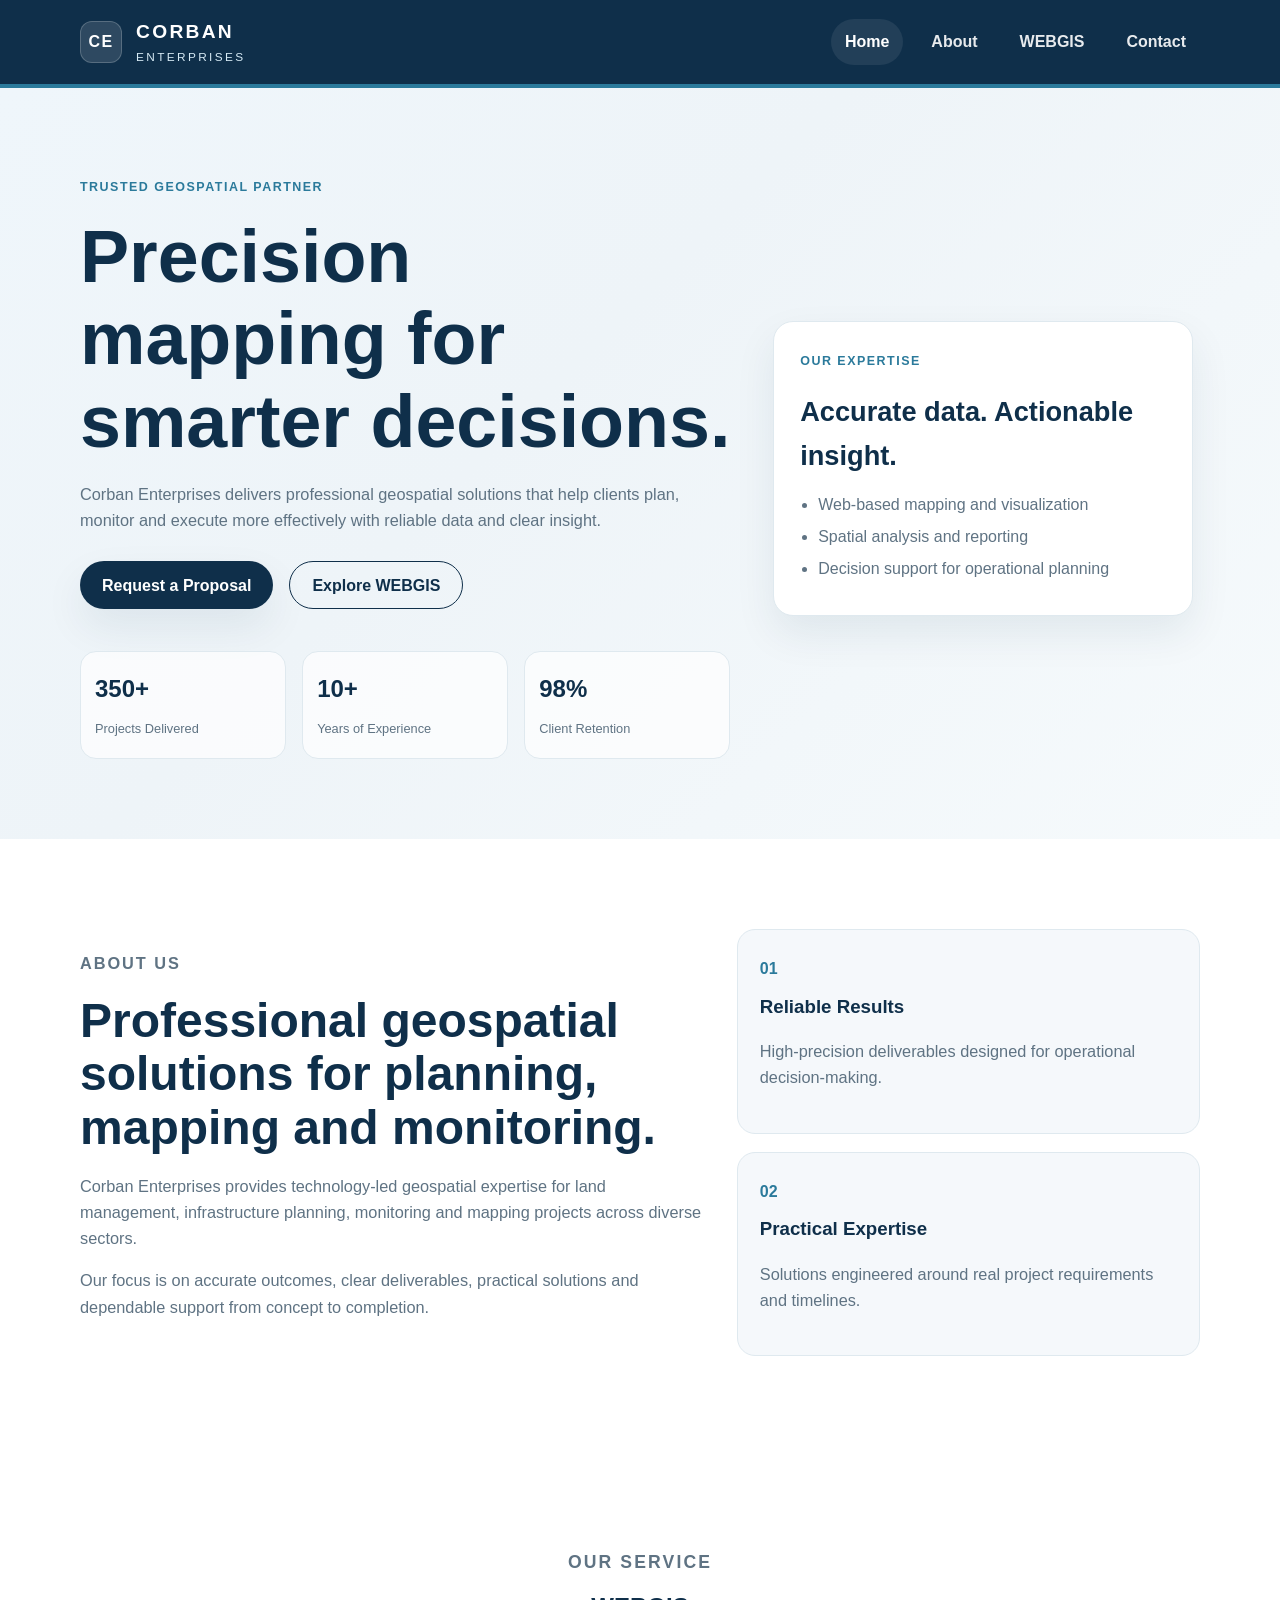
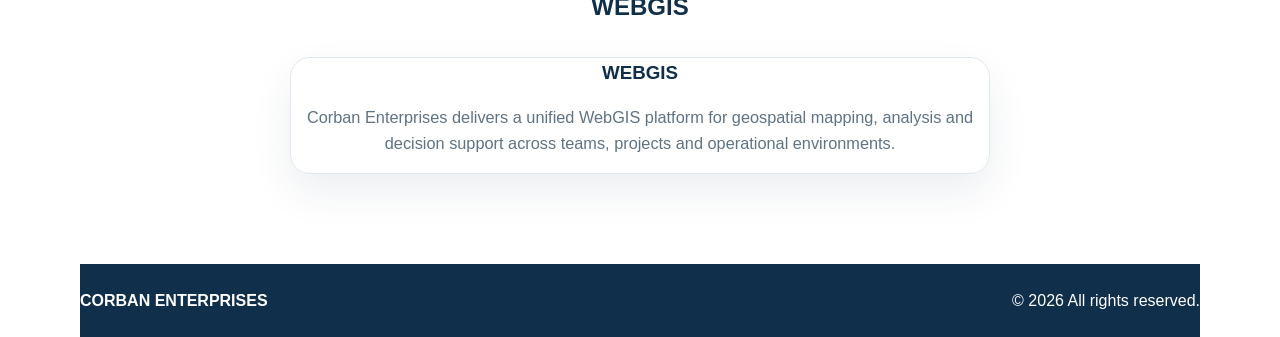
<file: index.html>
<!DOCTYPE html>
<html lang="en">
<head>
  <meta charset="UTF-8">
  <meta name="viewport" content="width=device-width, initial-scale=1.0">
  <meta name="description" content="Corban Enterprises delivers a unified WebGIS platform for mapping, analysis and decision support.">
  <title>Corban Enterprises | Home</title>
  <link rel="stylesheet" href="style.css">
</head>
<body>
  <header class="site-header">
    <div class="container header-inner">
      <div class="brand" aria-label="Corban Enterprises">
        <span class="brand-mark">CE</span>
        <div>
          <h1>CORBAN</h1>
          <p>ENTERPRISES</p>
        </div>
      </div>

      <nav class="main-nav" aria-label="Main navigation">
        <a href="index.html" class="active">Home</a>
        <a href="about.html">About</a>
        <a href="services.html">WEBGIS</a>
        <a href="contact.html">Contact</a>
      </nav>
    </div>
  </header>

  <main>
    <section class="hero home-hero">
      <div class="container hero-layout">
        <div class="hero-copy">
          <p class="eyebrow">TRUSTED GEOSPATIAL PARTNER</p>
          <h2>Precision mapping for smarter decisions.</h2>
          <p class="hero-text">
            Corban Enterprises delivers professional geospatial solutions that help clients plan,
            monitor and execute more effectively with reliable data and clear insight.
          </p>

          <div class="hero-actions">
            <a class="primary-button" href="contact.html">Request a Proposal</a>
            <a class="secondary-button" href="services.html">Explore WEBGIS</a>
          </div>

          <div class="stats-bar" aria-label="Company statistics">
            <div>
              <strong>350+</strong>
              <span>Projects Delivered</span>
            </div>
            <div>
              <strong>10+</strong>
              <span>Years of Experience</span>
            </div>
            <div>
              <strong>98%</strong>
              <span>Client Retention</span>
            </div>
          </div>
        </div>

        <div class="hero-panel" aria-label="Company overview">
          <div class="panel-card highlight-card">
            <p class="mini-label">OUR EXPERTISE</p>
            <h3>Accurate data. Actionable insight.</h3>
            <ul>
              <li>Web-based mapping and visualization</li>
              <li>Spatial analysis and reporting</li>
              <li>Decision support for operational planning</li>
            </ul>
          </div>
        </div>
      </div>
    </section>

    <section class="section split-section">
      <div class="container split-inner">
        <div class="section-copy">
          <p class="section-tag">ABOUT US</p>
          <h2>Professional geospatial solutions for planning, mapping and monitoring.</h2>
          <p>
            Corban Enterprises provides technology-led geospatial expertise for land management,
            infrastructure planning, monitoring and mapping projects across diverse sectors.
          </p>
          <p>
            Our focus is on accurate outcomes, clear deliverables, practical solutions and dependable
            support from concept to completion.
          </p>
        </div>

        <div class="feature-panel">
          <div class="panel-block">
            <span>01</span>
            <h3>Reliable Results</h3>
            <p>High-precision deliverables designed for operational decision-making.</p>
          </div>
          <div class="panel-block">
            <span>02</span>
            <h3>Practical Expertise</h3>
            <p>Solutions engineered around real project requirements and timelines.</p>
          </div>
        </div>
      </div>
    </section>

    <section class="section services-section">
      <div class="container">
        <div class="section-heading centered">
          <p class="section-tag">OUR SERVICE</p>
          <h2>WEBGIS</h2>
        </div>

        <div class="service-grid single-service">
          <article class="service-card centered-card">
            <h3>WEBGIS</h3>
            <p>
              Corban Enterprises delivers a unified WebGIS platform for geospatial mapping,
              analysis and decision support across teams, projects and operational environments.
            </p>
          </article>
        </div>
      </div>
    </section>
  </main>

  <footer>
    <div class="container footer-inner">
      <p><strong>CORBAN ENTERPRISES</strong></p>
      <p>© <span id="year"></span> All rights reserved.</p>
    </div>
  </footer>

  <script src="script.js"></script>
</body>
</html>
</file>
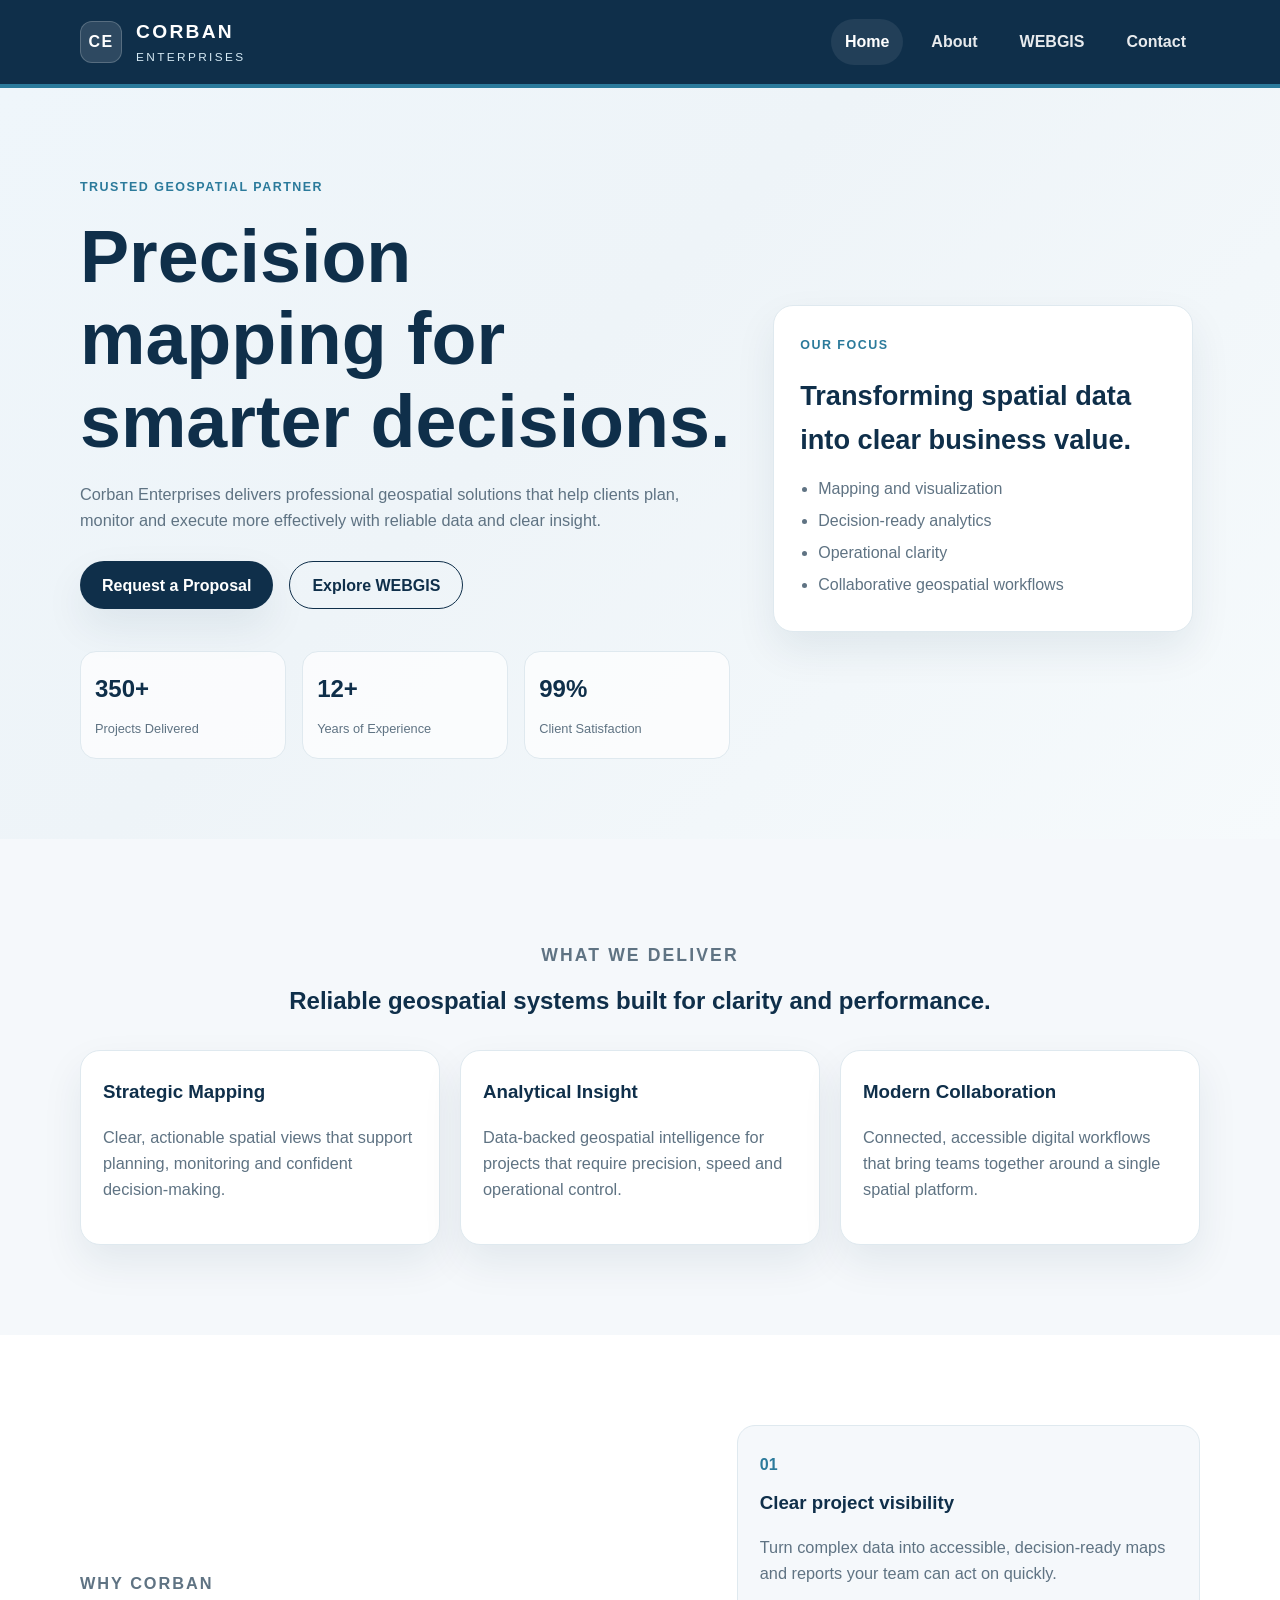
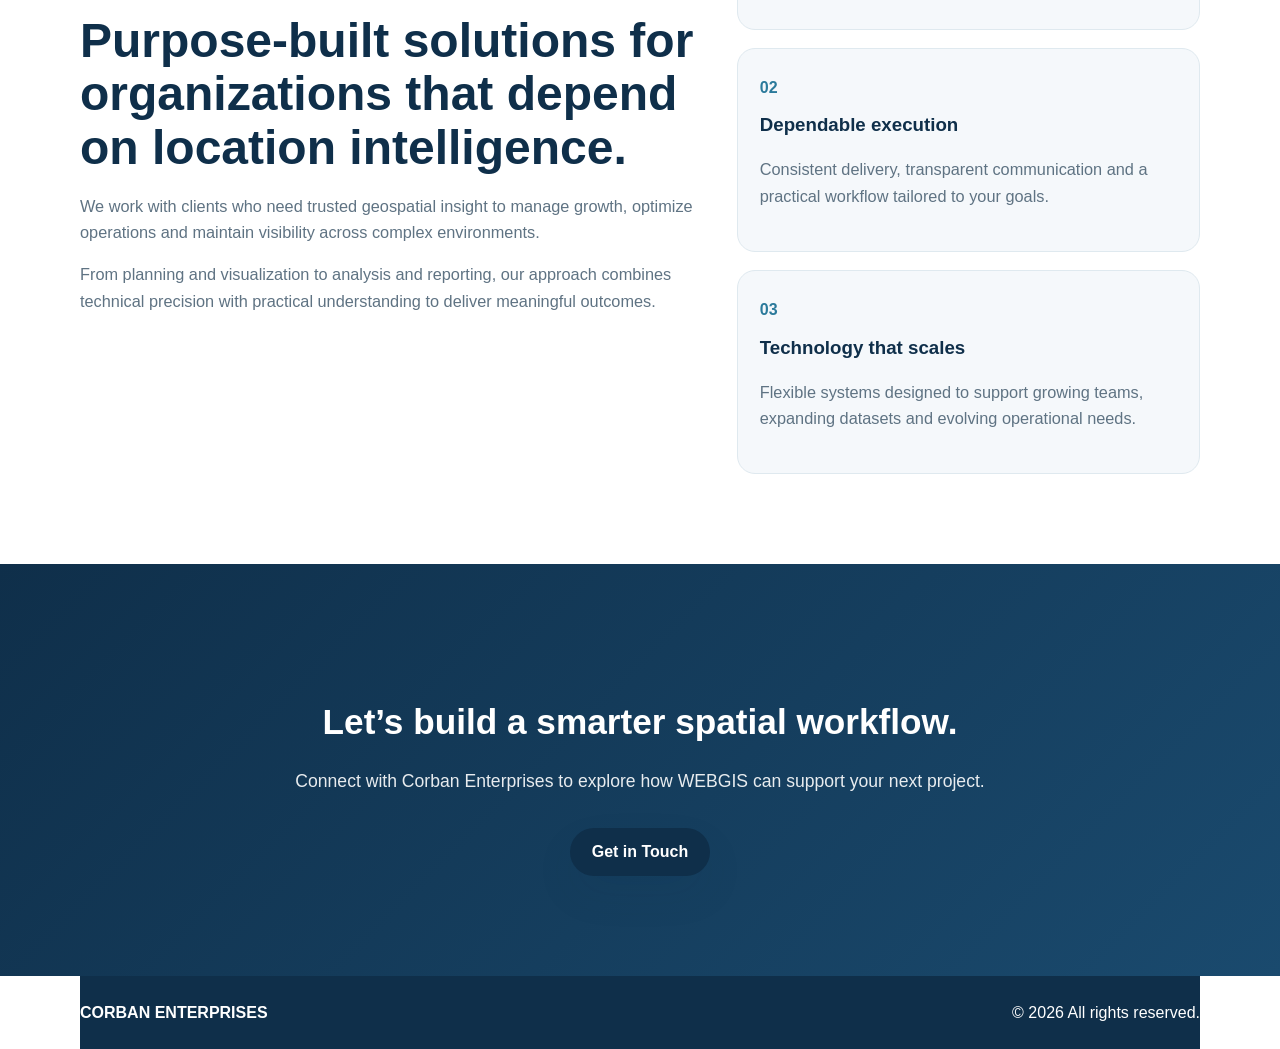
<file: about.html>
<!DOCTYPE html>
<html lang="en">
<head>
  <meta charset="UTF-8">
  <meta name="viewport" content="width=device-width, initial-scale=1.0">
  <meta name="description" content="Corban Enterprises delivers a unified WebGIS platform for mapping, analysis and decision support.">
  <title>Corban Enterprises | Home</title>
  <link rel="stylesheet" href="style.css">
</head>
<body>
  <header class="site-header">
    <div class="container header-inner">
      <div class="brand" aria-label="Corban Enterprises">
        <span class="brand-mark">CE</span>
        <div>
          <h1>CORBAN</h1>
          <p>ENTERPRISES</p>
        </div>
      </div>

      <nav class="main-nav" aria-label="Main navigation">
        <a href="index.html" class="active">Home</a>
        <a href="about.html">About</a>
        <a href="services.html">WEBGIS</a>
        <a href="contact.html">Contact</a>
      </nav>
    </div>
  </header>

  <main>
    <section class="hero home-hero">
      <div class="container hero-layout">
        <div class="hero-copy">
          <p class="eyebrow">TRUSTED GEOSPATIAL PARTNER</p>
          <h2>Precision mapping for smarter decisions.</h2>
          <p class="hero-text">
            Corban Enterprises delivers professional geospatial solutions that help clients plan,
            monitor and execute more effectively with reliable data and clear insight.
          </p>

          <div class="hero-actions">
            <a class="primary-button" href="contact.html">Request a Proposal</a>
            <a class="secondary-button" href="services.html">Explore WEBGIS</a>
          </div>

          <div class="stats-bar" aria-label="Company statistics">
            <div>
              <strong>350+</strong>
              <span>Projects Delivered</span>
            </div>
            <div>
              <strong>12+</strong>
              <span>Years of Experience</span>
            </div>
            <div>
              <strong>99%</strong>
              <span>Client Satisfaction</span>
            </div>
          </div>
        </div>

        <div class="hero-panel">
          <div class="panel-card highlight-card">
            <p class="mini-label">OUR FOCUS</p>
            <h3>Transforming spatial data into clear business value.</h3>
            <ul>
              <li>Mapping and visualization</li>
              <li>Decision-ready analytics</li>
              <li>Operational clarity</li>
              <li>Collaborative geospatial workflows</li>
            </ul>
          </div>
        </div>
      </div>
    </section>

    <section class="section alt-section">
      <div class="container">
        <div class="section-heading centered">
          <p class="section-tag">WHAT WE DELIVER</p>
          <h2>Reliable geospatial systems built for clarity and performance.</h2>
        </div>

        <div class="card-grid three-col">
          <article class="info-box">
            <h3>Strategic Mapping</h3>
            <p>Clear, actionable spatial views that support planning, monitoring and confident decision-making.</p>
          </article>

          <article class="info-box">
            <h3>Analytical Insight</h3>
            <p>Data-backed geospatial intelligence for projects that require precision, speed and operational control.</p>
          </article>

          <article class="info-box">
            <h3>Modern Collaboration</h3>
            <p>Connected, accessible digital workflows that bring teams together around a single spatial platform.</p>
          </article>
        </div>
      </div>
    </section>

    <section class="section">
      <div class="container two-col">
        <div class="section-copy">
          <p class="section-tag">WHY CORBAN</p>
          <h2>Purpose-built solutions for organizations that depend on location intelligence.</h2>
          <p>
            We work with clients who need trusted geospatial insight to manage growth, optimize operations and maintain visibility across complex environments.
          </p>
          <p>
            From planning and visualization to analysis and reporting, our approach combines technical precision with practical understanding to deliver meaningful outcomes.
          </p>
        </div>

        <div class="feature-panel">
          <div class="panel-block">
            <span>01</span>
            <h3>Clear project visibility</h3>
            <p>Turn complex data into accessible, decision-ready maps and reports your team can act on quickly.</p>
          </div>

          <div class="panel-block">
            <span>02</span>
            <h3>Dependable execution</h3>
            <p>Consistent delivery, transparent communication and a practical workflow tailored to your goals.</p>
          </div>

          <div class="panel-block">
            <span>03</span>
            <h3>Technology that scales</h3>
            <p>Flexible systems designed to support growing teams, expanding datasets and evolving operational needs.</p>
          </div>
        </div>
      </div>
    </section>

    <section class="section cta-section">
      <div class="container narrow cta-container">
        <div class="cta-card">
          <h2>Let’s build a smarter spatial workflow.</h2>
          <p>Connect with Corban Enterprises to explore how WEBGIS can support your next project.</p>
          <a href="contact.html" class="primary-button">Get in Touch</a>
        </div>
      </div>
    </section>
  </main>

  <footer>
    <div class="container footer-inner">
      <p><strong>CORBAN ENTERPRISES</strong></p>
      <p>© <span id="year"></span> All rights reserved.</p>
    </div>
  </footer>

  <script src="script.js"></script>
</body>
</html>
</file>
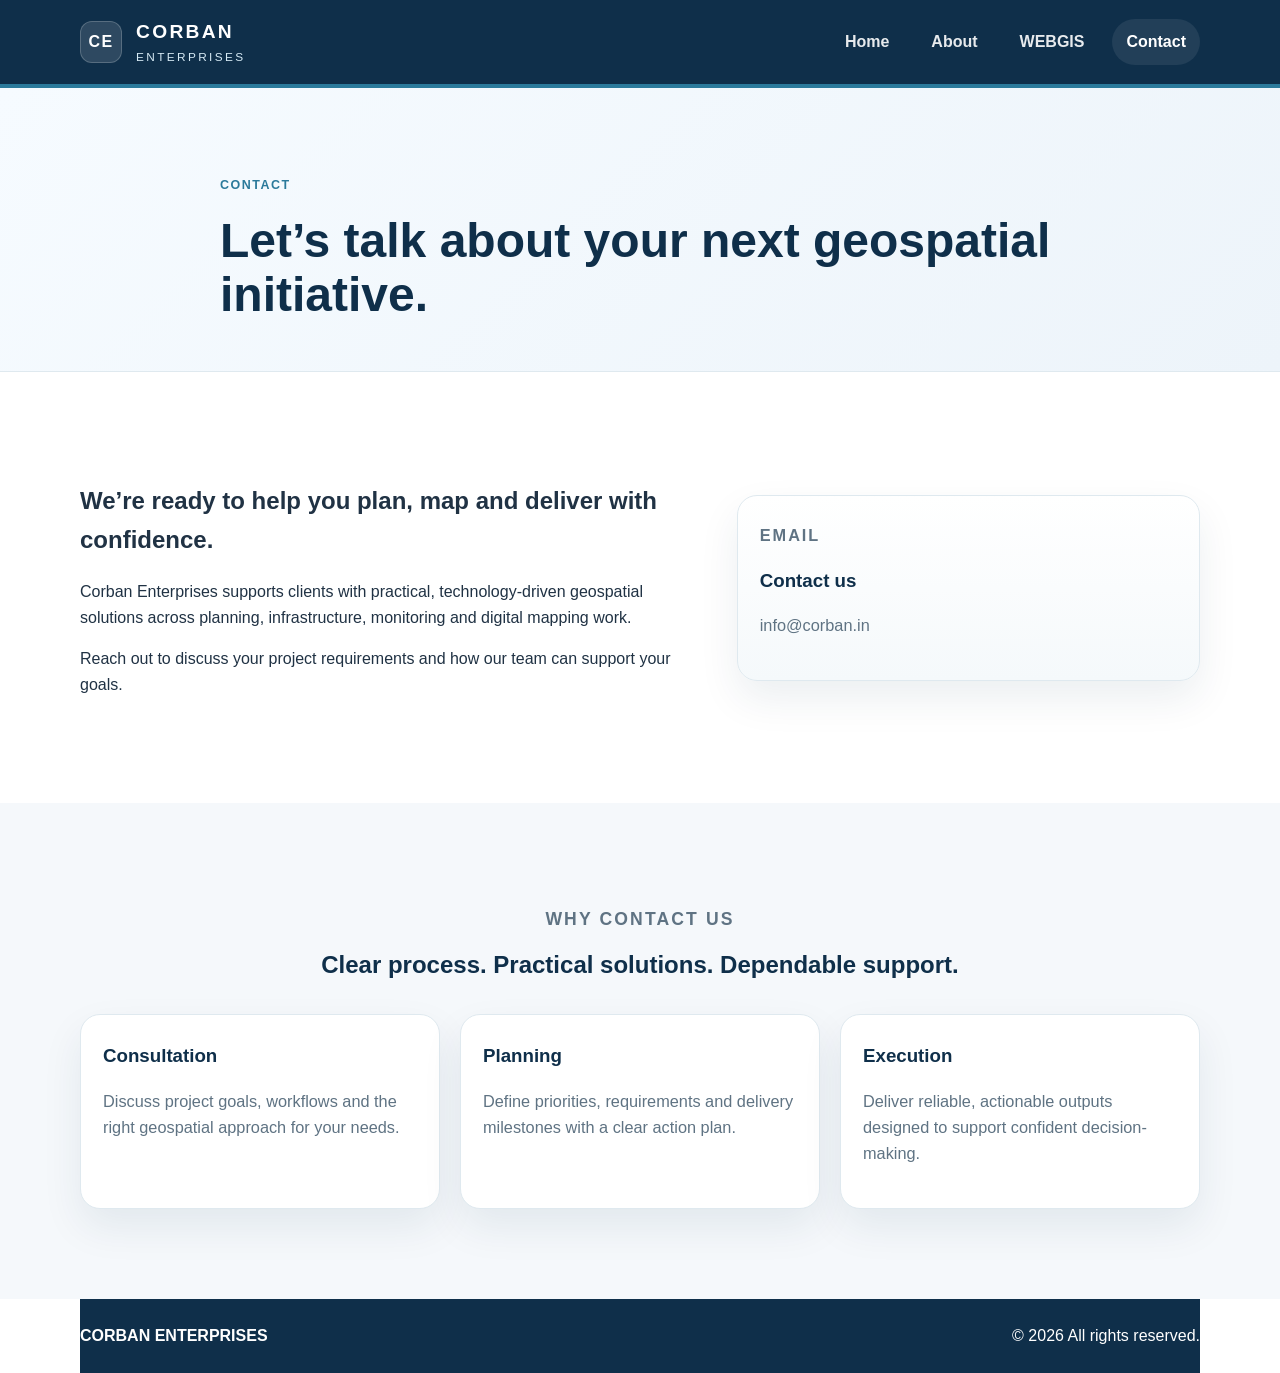
<file: contact.html>
<!DOCTYPE html>
<html lang="en">
<head>
  <meta charset="UTF-8">
  <meta name="viewport" content="width=device-width, initial-scale=1.0">
  <meta name="description" content="Contact Corban Enterprises for geospatial consulting and WebGIS support.">
  <title>Corban Enterprises | Contact</title>
  <link rel="stylesheet" href="style.css">
</head>
<body>
  <header class="site-header">
    <div class="container header-inner">
      <div class="brand" aria-label="Corban Enterprises">
        <span class="brand-mark">CE</span>
        <div>
          <h1>CORBAN</h1>
          <p>ENTERPRISES</p>
        </div>
      </div>

      <nav class="main-nav" aria-label="Main navigation">
        <a href="index.html">Home</a>
        <a href="about.html">About</a>
        <a href="services.html">WEBGIS</a>
        <a href="contact.html" class="active">Contact</a>
      </nav>
    </div>
  </header>

  <main>
    <section class="page-banner">
      <div class="container narrow">
        <p class="section-tag">CONTACT</p>
        <h1>Let’s talk about your next geospatial initiative.</h1>
      </div>
    </section>

    <section class="section">
      <div class="container two-col">
        <div>
          <h2>We’re ready to help you plan, map and deliver with confidence.</h2>
          <p>
            Corban Enterprises supports clients with practical, technology-driven geospatial solutions
            across planning, infrastructure, monitoring and digital mapping work.
          </p>
          <p>
            Reach out to discuss your project requirements and how our team can support your goals.
          </p>
        </div>

        <div class="card-box about-panel">
          <p class="mini-label">EMAIL</p>
          <h3>Contact us</h3>
          <p><a href="mailto:info@corban.in">info@corban.in</a></p>
        </div>
      </div>
    </section>

    <section class="section alt-section">
      <div class="container">
        <div class="section-heading centered">
          <p class="section-tag">WHY CONTACT US</p>
          <h2>Clear process. Practical solutions. Dependable support.</h2>
        </div>

        <div class="card-grid three-col">
          <article class="info-box">
            <h3>Consultation</h3>
            <p>Discuss project goals, workflows and the right geospatial approach for your needs.</p>
          </article>

          <article class="info-box">
            <h3>Planning</h3>
            <p>Define priorities, requirements and delivery milestones with a clear action plan.</p>
          </article>

          <article class="info-box">
            <h3>Execution</h3>
            <p>Deliver reliable, actionable outputs designed to support confident decision-making.</p>
          </article>
        </div>
      </div>
    </section>
  </main>

  <footer>
    <div class="container footer-inner">
      <p><strong>CORBAN ENTERPRISES</strong></p>
      <p>© <span id="year"></span> All rights reserved.</p>
    </div>
  </footer>

  <script src="script.js"></script>
</body>
</html>
</file>
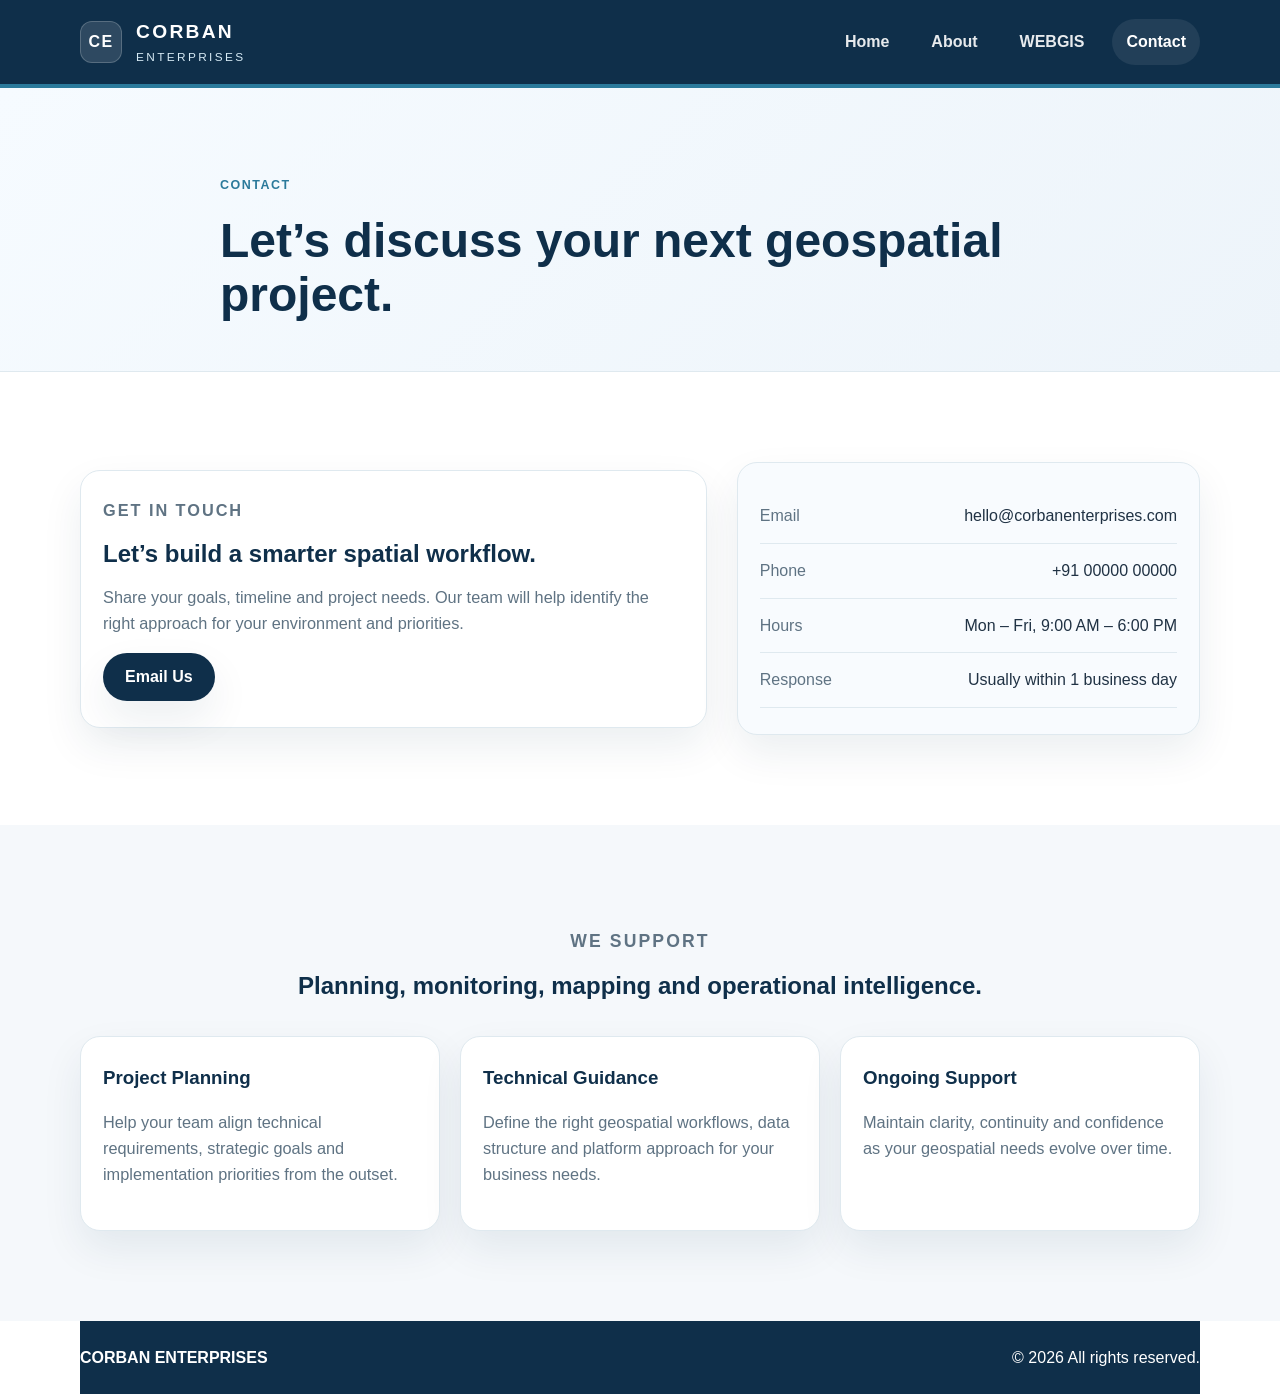
<file: services.html>
<!DOCTYPE html>
<html lang="en">
<head>
  <meta charset="UTF-8">
  <meta name="viewport" content="width=device-width, initial-scale=1.0">
  <meta name="description" content="Contact Corban Enterprises. Enquiries are coming soon.">
  <title>Corban Enterprises | Contact</title>
  <link rel="stylesheet" href="style.css">
</head>
<body>
  <header class="site-header">
    <div class="container header-inner">
      <div class="brand" aria-label="Corban Enterprises">
        <span class="brand-mark">CE</span>
        <div>
          <h1>CORBAN</h1>
          <p>ENTERPRISES</p>
        </div>
      </div>

      <nav class="main-nav" aria-label="Main navigation">
        <a href="index.html">Home</a>
        <a href="about.html">About</a>
        <a href="services.html">WEBGIS</a>
        <a href="contact.html" class="active">Contact</a>
      </nav>
    </div>
  </header>

  <main>
    <section class="page-banner">
      <div class="container narrow">
        <p class="section-tag">CONTACT</p>
        <h1>Let’s discuss your next geospatial project.</h1>
      </div>
    </section>

    <section class="section">
      <div class="container contact-layout">
        <div class="contact-card">
          <p class="mini-label">GET IN TOUCH</p>
          <h2>Let’s build a smarter spatial workflow.</h2>
          <p>
            Share your goals, timeline and project needs. Our team will help identify the right approach for your environment and priorities.
          </p>
          <a class="primary-button" href="mailto:hello@corbanenterprises.com">Email Us</a>
        </div>

        <div class="contact-card muted-card">
          <div class="contact-row">
            <span class="label">Email</span>
            <span>hello@corbanenterprises.com</span>
          </div>
          <div class="contact-row">
            <span class="label">Phone</span>
            <span>+91 00000 00000</span>
          </div>
          <div class="contact-row">
            <span class="label">Hours</span>
            <span>Mon – Fri, 9:00 AM – 6:00 PM</span>
          </div>
          <div class="contact-row">
            <span class="label">Response</span>
            <span>Usually within 1 business day</span>
          </div>
        </div>
      </div>
    </section>

    <section class="section alt-section">
      <div class="container">
        <div class="section-heading centered">
          <p class="section-tag">WE SUPPORT</p>
          <h2>Planning, monitoring, mapping and operational intelligence.</h2>
        </div>

        <div class="card-grid three-col">
          <article class="info-box">
            <h3>Project Planning</h3>
            <p>Help your team align technical requirements, strategic goals and implementation priorities from the outset.</p>
          </article>

          <article class="info-box">
            <h3>Technical Guidance</h3>
            <p>Define the right geospatial workflows, data structure and platform approach for your business needs.</p>
          </article>

          <article class="info-box">
            <h3>Ongoing Support</h3>
            <p>Maintain clarity, continuity and confidence as your geospatial needs evolve over time.</p>
          </article>
        </div>
      </div>
    </section>
  </main>

  <footer>
    <div class="container footer-inner">
      <p><strong>CORBAN ENTERPRISES</strong></p>
      <p>© <span id="year"></span> All rights reserved.</p>
    </div>
  </footer>

  <script src="script.js"></script>
</body>
</html>
</file>
<file: style.css>
* {
  box-sizing: border-box;
}

:root {
  --navy: #0f2f4a;
  --navy-dark: #0a1f2d;
  --blue: #2b7a9b;
  --blue-soft: #eaf4f9;
  --blue-lighter: #d4e8f0;
  --line: #dfe9ef;
  --card: #ffffff;
  --text: #203244;
  --muted: #5f7383;
  --bg: #f5f8fb;
  --shadow: 0 18px 40px rgba(15, 47, 74, 0.08);
  --shadow-sm: 0 8px 20px rgba(15, 47, 74, 0.06);
}

html {
  scroll-behavior: smooth;
}

body {
  margin: 0;
  font-family: Arial, Helvetica, sans-serif;
  color: var(--text);
  background: #ffffff;
  line-height: 1.6;
}

a {
  color: inherit;
  text-decoration: none;
}

img {
  max-width: 100%;
}

.container {
  width: min(1120px, calc(100% - 40px));
  margin: 0 auto;
}

.narrow {
  max-width: 840px;
}

.site-header {
  background: var(--navy);
  color: #fff;
  border-bottom: 4px solid var(--blue);
  position: sticky;
  top: 0;
  z-index: 30;
}

.header-inner {
  min-height: 84px;
  display: flex;
  justify-content: space-between;
  align-items: center;
  gap: 28px;
}

.brand {
  display: flex;
  align-items: center;
  gap: 14px;
}

.brand-mark {
  width: 42px;
  height: 42px;
  border-radius: 12px;
  display: inline-flex;
  align-items: center;
  justify-content: center;
  background: rgba(255,255,255,0.13);
  border: 1px solid rgba(255,255,255,0.2);
  font-weight: 700;
  letter-spacing: 0.08em;
}

.brand h1,
.brand p {
  margin: 0;
}

.brand h1 {
  font-size: 1.2rem;
  letter-spacing: 0.12em;
}

.brand p {
  color: #d6eaf5;
  font-size: 0.74rem;
  letter-spacing: 0.2em;
}

.main-nav {
  display: flex;
  gap: 14px;
  flex-wrap: wrap;
}

.main-nav a {
  padding: 10px 14px;
  font-weight: 600;
  color: rgba(255,255,255,0.9);
  border-radius: 999px;
  transition: 0.2s ease;
}

.main-nav a:hover,
.main-nav a.active {
  background: rgba(255,255,255,0.08);
  color: #fff;
}

.hero {
  background: linear-gradient(135deg, #eff6fb 0%, #eef4f8 42%, #f6fafc 100%);
  padding: 90px 0 80px;
}

.hero-layout {
  display: grid;
  grid-template-columns: 1.2fr 0.8fr;
  align-items: center;
  gap: 36px;
}

.eyebrow,
.section-tag,
.mini-label {
  margin: 0 0 18px;
  color: var(--blue);
  font-size: 0.78rem;
  letter-spacing: 0.12em;
  text-transform: uppercase;
  font-weight: 700;
}

.hero h2,
.section-copy h2,
.page-banner h1,
.section-heading h2,
.contact-card h2 {
  margin: 0 0 18px;
  color: var(--navy);
  line-height: 1.12;
}

.hero h2 {
  font-size: clamp(2.6rem, 6vw, 4.6rem);
}

.hero-text,
.section-copy p,
.info-box p,
.card-box p,
.contact-card p,
.service-card p,
.panel-block p,
.process-step p,
.feature-card p,
.use-case-card p,
.banner-description,
.benefit-highlight-card p {
  color: var(--muted);
  font-size: 1.02rem;
}

.hero-actions {
  display: flex;
  flex-wrap: wrap;
  gap: 16px;
  margin-top: 28px;
}

.primary-button,
.secondary-button,
.email-button,
.disabled-button {
  display: inline-flex;
  align-items: center;
  justify-content: center;
  min-height: 48px;
  padding: 0 22px;
  border-radius: 999px;
  border: none;
  cursor: pointer;
  font-weight: 700;
  transition: 0.2s ease;
}

.primary-button,
.email-button {
  background: var(--navy);
  color: #fff;
  box-shadow: var(--shadow);
}

.primary-button:hover,
.email-button:hover {
  background: var(--navy-dark);
}

.secondary-button {
  background: transparent;
  border: 1px solid var(--navy);
  color: var(--navy);
}

.secondary-button:hover {
  background: var(--blue-soft);
}

.stats-bar {
  display: grid;
  grid-template-columns: repeat(3, minmax(0, 1fr));
  gap: 16px;
  margin-top: 42px;
}

.stats-bar div {
  background: rgba(255,255,255,0.7);
  border: 1px solid var(--line);
  border-radius: 16px;
  padding: 18px 14px;
}

.stats-bar strong {
  display: block;
  color: var(--navy);
  font-size: 1.5rem;
  margin-bottom: 6px;
}

.stats-bar span {
  font-size: 0.8rem;
  color: var(--muted);
}

.hero-panel {
  display: flex;
  justify-content: center;
}

.panel-card,
.card-box,
.contact-card,
.info-box,
.process-step,
.service-card,
.feature-card,
.use-case-card {
  background: var(--card);
  border: 1px solid var(--line);
  border-radius: 20px;
  box-shadow: var(--shadow);
}

.highlight-card {
  width: min(100%, 420px);
  padding: 30px 26px;
}

.highlight-card h3 {
  margin: 0 0 12px;
  color: var(--navy);
  font-size: 1.7rem;
}

.highlight-card ul {
  margin: 0;
  padding-left: 18px;
  color: var(--muted);
  line-height: 2;
}

.section {
  padding: 90px 0;
}

.alt-section {
  background: var(--bg);
}

.split-inner,
.two-col,
.contact-layout,
.alt-split {
  display: grid;
  grid-template-columns: 1.15fr 0.85fr;
  gap: 30px;
  align-items: center;
}

.section-copy h2,
.page-banner h1 {
  font-size: clamp(2rem, 4vw, 3rem);
}

.feature-panel {
  display: grid;
  gap: 18px;
}

.panel-block {
  padding: 26px 22px;
  border: 1px solid var(--line);
  background: var(--bg);
  border-radius: 18px;
}

.panel-block span {
  display: inline-block;
  color: var(--blue);
  font-weight: 700;
  margin-bottom: 10px;
}

.panel-block h3,
.info-box h3,
.service-card h3,
.contact-card h2,
.feature-card h3,
.use-case-card h3,
.card-box h3 {
  margin: 0 0 10px;
  color: var(--navy);
}

.section-heading {
  margin-bottom: 36px;
}

.section-heading.centered {
  text-align: center;
}

.section-heading p {
  color: var(--muted);
  font-size: 1.1rem;
  margin-top: 12px;
}

.card-grid {
  display: grid;
  gap: 20px;
}

.three-col {
  grid-template-columns: repeat(3, minmax(0, 1fr));
}

.info-box,
.contact-card,
.card-box {
  padding: 26px 22px;
}

.page-banner {
  padding: 88px 0 32px;
  background: linear-gradient(135deg, #f6fbff 0%, #edf4fa 100%);
  border-bottom: 1px solid var(--line);
}

.webgis-banner {
  padding: 120px 0 48px;
  background: linear-gradient(135deg, #0f2f4a 0%, #1a4a6e 50%, #2b7a9b 100%);
  border-bottom: none;
  color: #fff;
}

.webgis-banner h1 {
  color: #fff;
  font-size: clamp(2.4rem, 5vw, 3.8rem);
  margin-bottom: 24px;
}

.webgis-banner .section-tag {
  color: #d4e8f0;
}

.banner-description {
  color: rgba(255, 255, 255, 0.88);
  font-size: 1.15rem;
  max-width: 600px;
}

.webgis-hero {
  background: #f5f8fb;
  padding: 80px 0;
}

.webgis-intro {
  max-width: 900px;
  margin: 0 auto;
}

.intro-content h2 {
  font-size: 2.2rem;
  margin-bottom: 24px;
  color: var(--navy);
}

.intro-content p {
  font-size: 1.1rem;
  line-height: 1.8;
  color: var(--text);
}

.features-section {
  background: #fff;
  padding: 100px 0;
}

.features-grid {
  display: grid;
  grid-template-columns: repeat(auto-fit, minmax(320px, 1fr));
  gap: 28px;
  margin-top: 60px;
}

.feature-card {
  padding: 36px 28px;
  text-align: center;
  transition: all 0.3s ease;
  box-shadow: var(--shadow-sm);
}

.feature-card:hover,
.use-case-card:hover {
  transform: translateY(-4px);
  box-shadow: var(--shadow);
  border-color: var(--blue);
}

.feature-icon {
  font-size: 3rem;
  margin-bottom: 16px;
  display: block;
}

.feature-card p {
  color: var(--muted);
  font-size: 0.95rem;
  line-height: 1.7;
  margin: 0;
}

.use-cases-section {
  background: linear-gradient(135deg, #eff6fb 0%, #eaf4f9 100%);
  padding: 100px 0;
}

.use-cases-grid {
  display: grid;
  grid-template-columns: repeat(auto-fit, minmax(280px, 1fr));
  gap: 24px;
  margin-top: 60px;
}

.use-case-card {
  background: #fff;
  border-left: 4px solid var(--blue);
  border-radius: 12px;
  padding: 32px 28px;
  box-shadow: var(--shadow-sm);
  transition: all 0.3s ease;
}

.use-case-card p {
  color: var(--muted);
  font-size: 0.95rem;
  margin: 0;
  line-height: 1.7;
}

.benefits-section {
  background: #fff;
  padding: 100px 0;
}

.alt-split {
  grid-template-columns: 1fr 1fr;
  gap: 50px;
  align-items: flex-start;
}

.benefits-list h2 {
  color: var(--navy);
  font-size: 2rem;
  margin-bottom: 36px;
}

.benefits-check {
  list-style: none;
  padding: 0;
  margin: 0;
  display: flex;
  flex-direction: column;
  gap: 18px;
}

.benefits-check li {
  color: var(--text);
  font-size: 1.05rem;
  padding-left: 32px;
  position: relative;
  line-height: 1.6;
}

.benefits-check li::before {
  content: "✓";
  position: absolute;
  left: 0;
  color: var(--blue);
  font-weight: bold;
  font-size: 1.3rem;
}

.benefit-highlight-card {
  background: linear-gradient(135deg, #eaf4f9 0%, #d4e8f0 100%);
  border: 1px solid var(--blue-soft);
  border-radius: 16px;
  padding: 42px 32px;
  text-align: center;
}

.benefit-highlight-card .mini-label {
  color: var(--blue);
}

.benefit-highlight-card h3 {
  color: var(--navy);
  font-size: 1.8rem;
  margin: 12px 0;
}

.cta-section {
  background: linear-gradient(135deg, #0f2f4a 0%, #1a4a6e 100%);
  padding: 100px 0;
  text-align: center;
}

.cta-container {
  max-width: 700px;
}

.cta-card {
  color: #fff;
}

.cta-card h2 {
  color: #fff;
  font-size: 2.2rem;
  margin-bottom: 16px;
}

.cta-card p {
  color: rgba(255, 255, 255, 0.9);
  font-size: 1.1rem;
  margin-bottom: 32px;
}

.check-list {
  list-style: none;
  padding: 0;
  margin: 18px 0 0;
  display: grid;
  gap: 10px;
  color: var(--text);
}

.check-list li::before {
  content: "✓";
  color: var(--blue);
  font-weight: bold;
  margin-right: 10px;
}

.muted-card {
  background: #f8fbfe;
}

.contact-row {
  display: flex;
  justify-content: space-between;
  gap: 15px;
  padding: 14px 0;
  border-bottom: 1px solid var(--line);
}

.label {
  color: var(--muted);
}

.disabled-button {
  width: 100%;
  background: #dfeaf1;
  color: var(--navy);
  margin-top: 18px;
  cursor: default;
  box-shadow: none;
}

.footer-inner {
  display: flex;
  justify-content: space-between;
  align-items: center;
  gap: 20px;
  flex-wrap: wrap;
  background: var(--navy);
  color: #fff;
  padding: 24px 0;
}

.footer-inner p {
  margin: 0;
}

.single-service {
  grid-template-columns: 1fr;
  max-width: 700px;
  margin: 0 auto;
}

.centered-card {
  text-align: center;
}

.about-panel {
  background: linear-gradient(180deg, #ffffff 0%, #f5f9fb 100%);
}

.stats-grid {
  display: grid;
  grid-template-columns: repeat(3, minmax(0, 1fr));
  gap: 24px;
}

.stat-box {
  background: var(--card);
  border: 1px solid var(--line);
  border-radius: 18px;
  padding: 32px 24px;
  text-align: center;
  box-shadow: var(--shadow-sm);
}

.stat-box strong {
  display: block;
  color: var(--navy);
  font-size: 2rem;
  margin-bottom: 8px;
}

.stat-box span {
  color: var(--muted);
}

@media (max-width: 900px) {
  .hero-layout,
  .two-col,
  .contact-layout,
  .alt-split {
    grid-template-columns: 1fr;
  }

  .three-col,
  .stats-grid {
    grid-template-columns: repeat(2, minmax(0, 1fr));
  }

  .section {
    padding: 70px 0;
  }
}

@media (max-width: 680px) {
  .header-inner {
    flex-direction: column;
    align-items: flex-start;
    padding: 18px 0;
  }

  .main-nav {
    width: 100%;
  }

  .main-nav a {
    flex: 1 1 auto;
    text-align: center;
  }

  .hero {
    padding-top: 70px;
  }

  .stats-bar,
  .three-col,
  .stats-grid,
  .features-grid,
  .use-cases-grid {
    grid-template-columns: 1fr;
  }

  .section {
    padding: 70px 0;
  }

  .page-banner {
    padding-top: 68px;
  }

  .webgis-banner {
    padding: 80px 0 32px;
  }
}































































































































































































































































































































































































































































































































































; 





























































































































































































n
















































































































































































n


n































































































































n








































































n


















































n














n





n





n

n




n

n






n





n





n











n



n















































n


n







































n



n



n

n






n














n

n













n


n







n







n



n





n





n




n







n



n


n


n





n













n



n





n



n

n




n





n








n



n


n




n




n




n

n






n










n


n
n





n





n

n





n








n



n





n




n




n

n
n




n






n

n




n






n




n


n





n




n





n






n




n


n





n




n




n


n


n



n


n




n



n




n


n




n


n




n



n



n



n


n




n



n




n


n
n



n



n

n




n


n


n


n



n


n


n


n


n


n


n


n


n


n


n


n


n


n


n


n


n


n


n


n


n


n


n


n


n


n


n


n
n




n


n


n


n


n


n


n


n


n


n

n


n


n


n


n


n


n


n


n


n


n


n


n


n


n


n


n

n


n


n


n


n


n


n


n
n


n


n


n


n


n


n


n


n


n


n


n


n


n


n


n


n


n


n


n


n


n


n


n


n


n


n


n


n


n


n


n


n


n


n


n


n


n


n


n


n


n


n


n


n


n


n


n


n


n


n


n


n


n


n


n


n


n


n


n


n


n


n


n


n


n


n


n


n


n


n


n


n


n


n


n


n


n


n


n


n


n


n


n


n


n


n



n


n


n


n


n


n


n


n


n


n


n


n


n


n


n


n


n


n


n


n


n


n


n


n


n


n


n


n


n


n


n


n


n


n


n


n


n


n


n


n


n


n


n


n


n


n


n


n


n


n


n


n


n


n


n


n


n


n


n


n


n


n


n


n


n


n


n


n


n


n


n


n


n


n


n


n


n


n


n


n


n


n


n


n


n


n


n


n


n


n


n


n


n


n


n


n


n


n


n


n


n


n


n


n


n


n


n


n


n


n


n


n


n


n


n


n


n


n


n


n


n


n


n


n


n


n


n


n


n


n


n


n


n


n


n


n


n


n


n


n


n


n


n


n


n


n


n


n


n


n


n


n


n


n


n


n


n


n


n


n


n


n


n


n


n


n


n


n


n


n


n


n


n


n


n


n


n


n


n


n


n


n


n


n


n


n


n


n


n


n


n


n


n


n


n


n


n


n


n


n


n


n


n


n


n


n


n


n


n


n


n


n


n


n


n


n


n


n


n


n


n


n


n


n


n


n


n


n


n


n


n


n


n


n


n


n


n


n


n


n


n


n


n


n


n


n


n


n


n


n


n


n


n


n


n


n


n


n


n


n


n


n


n


n


n


n


n


n


n


n


n


n


n


n


n


n


n


n


n


n


n


n


n


n


n


n


n


n


n


n


n


n


n


n


n


n


n


n


n


n


n


n


n


n


n


n


n


n


n


n


n


n


n


n


n


n


n


n


n


n


n


n


n


n


n


n


n


n


n


n


n


n


n


n


n


n


n


n


n


n


n


n


n


n


n


n


n


n


n


n


n


n


n


n


n


n


n


n


n


n


n


n


n


n


n


n


n


n


n


n


n


n


n


n


n


n


n


n


n


n


n


n


n


n


n


n


n


n


n


n


n


n


n


n


n


n


n


n


n


n


n


n


n


n


n


n


n


n


n


n


n


n


n


n


n


n


n


n


n


n


n


n


n


n


n


n


n


n


n


n


n


n


n


n


n


n


n


n


n


n


n


n


n


n


n


n


n


n


n


n


n


n


n


n


n


n


n


n


n


n


n


n


n


n


n


n


n


n


n


n


n


n


n


n


n


n


n


n


n


n


n


n


n


n


n


n


n


n


n


n


n


n


n


n


n


n


n


n


n


n


n


n


n


n


n


n


n


n


n


n


n


n


n


n


n


n


n


n


n


n


n


n


n


n


n


n


n


n


n


n


n


n


n


n


n


n


n


n


n


n


n


n


n


n


n


n


n


n


n


n


n


n


n


n


n


n


n


n


n


n


n


n


n


n


n


n


n


n


n


n


n


n


n


n


n


n


n


n


n


n


n


n


n


n


n


n


n


n


n


n


n


n


n


n


n


n


n


n


n


n


n


n


n


n


n


n


n


n


n


n


n


n


n


n


n


n


n


n


n


n


n


n


n


n


n


n


n


n


n


n


n


n


n


n


n


n


n


n


n


n


n


n


n


n


n


n


n


n


n


n


n


n


n


n


n


n


n


n


n


n


n


n


n


n


n


n


n


n


n


n


n


n


n


n


n


n


n


n


n


n


n


n


n


n


n


n


n


n


n


n


n


n


n


n


n


n


n


n


n


n


n


n


n


n


n


n


n


n


n


n


n


n


n


n


n


n


n


n


n


n


n


n


n


n


n

n












n


n










n


n









n


n








n


n








n


n








n


n








n


n








n


n








n


n








n


n








n


n








n


n








n


n








n


n








n


n








n


n








n


n








n


n








n


n








n


n








n


n








n


n








n


n








n


n








n


n








n


n








n


n








n


n








n


n








n


n








n


n








n


n








n


n








n


n








n


n








n


n








n


n








n


n








n


n








n


n








n


n








n


n








n


n








n


n








n


n








n


n








n


n








n


n








n


n








n


n








n


n








n


n








n


n








n


n








n


n








n


n








n


n








n


n








n


n








n


n








n


n








n


n








n


n








n


n








n


n








n


n








n


n








n


n








n


n








n


n








n


n








n


n








n


n








n


n








n


n








n


n








n


n








n


n








n


n








n


n








n


n








n


n








n


n








n


n








n


n








n


n








n


n








n


n








n


n








n


n








n


n








n


n








n


n








n


n








n


n








n


n








n


n








n


n








n


n








n


n








n


n








n


n








n


n








n


n








n


n








n


n








n


n








n


n








n


n








n


n








n


n








n


n








n


n








n


n








n


n








n


n








n


n








n


n








n


n








n


n








n


n








n


n








n


n








n


n








n


n








n


n








n


n








n


n








n


n








n


n








n


n








n


n








n


n








n


n








n


n








n


n








n


n








n


n








n


n








n


n








n


n








n


n








n


n








n


n








n


n








n


n








n


n








n


n








n


n








n


n








n


n








n


n








n


n








n


n








n


n








n


n








n


n








n


n








n


n








n


n








n


n








n


n








n


n








n


n








n


n








n


n








n


n








n


n








n


n








n


n








n


n








n


n








n


n








n


n








n


n








n


n








n


n








n


n








n


n








n


n








n


n








n


n








n


n








n


n








n


n








n


n








n


n








n


n








n


n








n


n








n


n








n


n








n


n








n


n








n


n








n


n








n


n








n


n








n


n








n


n








n


n








n


n








n


n








n


n








n


n








n


n








n


n








n


n








n


n








n


n








n


n








n


n








n


n








n


n








n


n








n


n








n


n








n


n








n


n








n


n








n


n








n


n








n


n








n


n








n


n








n


n








n


n








n


n








n


n








n


n








n


n








n


n








n


n








n


n








n


n








n


n








n


n








n


n








n


n








n


n








n


n








n


n








n


n








n


n








n


n








n


n








n


n








n


n








n


n








n


n








n


n








n


n








n


n








n


n








n


n








n


n








n


n








n


n








n


n








n


n








n


n








n


n








n


n








n


n








n


n








n


n








n


n








n


n








n


n








n


n








n


n








n


n








n


n








n


n








n


n








n


n








n


n








n


n








n


n








n


n








n


n








n


n








n


n








n


n








n


n








n


n








n


n








n


n








n


n








n


n








n


n








n


n








n


n








n


n








n


n








n


n








n


n








n


n








n


n








n


n








n


n








n


n








n


n








n


n








n


n








n


n








n


n








n


n








n


n








n


n








n


n








n


n








n


n








n


n








n


n








n


n








n


n








n


n








n


n








n


n








n


n








n


n








n


n








n


n








n


n








n


n








n


n








n


n








n


n








n


n








n


n








n


n








n


n








n


n








n


n








n


n








n


n








n


n








n


n








n


n








n


n








n


n








n


n








n


n








n


n








n


n








n


n








n


n








n


n








n


n








n


n








n


n








n


n








n


n








n


n








n


n








n


n








n


n








n


n








n


n








n


n








n


n








n


n








n


n








n


n








n


n








n


n








n


n








n


n








n


n








n


n








n


n








n


n








n


n








n


n








n


n








n


n








n


n








n


n








n


n








n


n








n


n








n


n








n


n








n


n








n


n








n


n








n


n








n


n








n


n








n


n








n


n








n


n








n


n








n


n








n


n








n


n








n


n








n


n








n


n








n


n








n


n








n


n








n


n








n


n








n


n








n


n








n


n








n


n








n


n








n


n








n


n








n


n








n


n








n


n








n


n








n


n








n


n








n


n








n


n








n


n








n


n








n


n








n


n








n


n








n


n








n


n








n


n








n


n








n


n








n


n








n


n








n


n








n


n








n


n








n


n








n


n








n


n








n


n








n


n








n


n








n


n








n


n








n


n








n


n








n


n








n


n








n


n








n


n








n


n








n


n








n


n








n


n








n


n








n


n








n


n








n


n








n


n








n


n








n


n








n


n








n


n








n


n








n


n








n


n








n


n








n


n








n


n








n


n








n


n








n


n








n


n








n


n








n


n








n


n








n


n








n


n








n


n








n


n








n


n








n


n








n


n








n


n








n


n








n


n








n


n








n


n








n


n








n


n








n


n








n


n








n


n








n


n








n


n








n


n








n


n








n


n








n


n








n


n








n


n








n


n








n


n








n


n








n


n








n


n








n


n








n


n








n


n








n


n








n


n








n


n








n


n








n


n








n


n








n


n








n


n








n


n








n


n








n


n








n


n








n


n








n


n








n


n








n


n








n


n








n


n








n


n








n


n








n


n








n


n








n


n








n


n








n


n








n


n








n


n








n


n








n


n








n


n








n


n








n


n








n


n








n


n








n


n








n


n








n


n








n


n








n


n








n


n








n


n








n


n








n


n








n


n








n


n








n


n








n


n








n


n








n


n








n


n








n


n








n


n








n


n








n


n








n


n








n


n








n


n








n


n








n


n








n


n








n


n








n


n








n


n








n


n








n


n








n


n








n


n








n


n








n


n








n


n








n


n








n


n








n


n








n


n








n


n








n


n








n


n








n


n








n


n








n


n








n


n








n


n








n


n








n


n








n


n








n


n








n


n








n


n








n


n








n


n








n


n








n


n








n


n








n


n








n


n








n


n








n


n








n


n








n


n








n


n








n


n








n


n








n


n








n


n








n


n








n


n








n


n








n


n








n


n








n


n








n


n








n


n








n


n








n


n








n


n








n


n








n


n








n


n








n


n








n


n








n


n








n


n








n


n








n


n








n


n








n


n








n


n








n


n








n


n








n


n








n


n








n


n








n


n








n


n








n


n








n


n








n


n








n


n








n


n








n


n








n


n








n


n








n


n








n


n








n


n








n


n








n


n








n


n








n


n








n


n








n


n








n


n








n


n








n


n








n


n








n


n








n


n








n


n








n


n








n


n








n


n








n


n








n


n








n


n








n


n








n


n








n


n








n


n








n


n








n


n








n


n








n


n








n


n








n


n








n


n








n


n








n


n








n


n








n


n








n


n








n


n








n


n








n


n








n


n








n


n








n


n








n


n








n


n








n


n








n


n








n


n








n


n








n


n








n


n








n


n








n


n








n


n








n


n








n


n








n


n








n


n








n


n








n


n








n


n








n


n








n


n








n


n








n


n








n


n








n


n








n


n








n


n








n


n








n


n








n


n








n


n








n


n








n


n








n


n








n


n








n


n








n


n








n


n








n


n








n


n








n


n








n


n








n


n








n


n








n


n








n


n








n


n








n


n








n


n








n


n








n


n








n


n








n


n








n


n








n


n








n


n








n


n








n


n








n


n








n


n








n


n








n


n








n


n








n


n








n


n








n


n
n








n


n








n


n








n


n








n


n








n


n








n


n








n


n








n


n








n


n








n


n








n


n








n


n








n


n








n


n








n


n








n


n








n


n








n


n








n


n








n


n








n


n








n


n








n


n








n


n








n


n








n


n








n


n








n


n








n


n








n


n








n


n








n


n








n


n








n


n








n


n








n


n








n


n








n


n








n


n








n


n








n


n








n


n








n


n








n


n








n


n








n


n








n


n








n


n








n


n








n


n








n


n








n


n








n


n








n


n








n


n








n


n








n


n








n


n








n


n








n


n








n


n








n


n








n


n








n


n








n


n








n


n








n


n








n


n








n


n








n


n








n


n








n


n








n


n








n


n








n


n








n


n








n


n








n


n








n


n








n


n








n


n








n


n








n


n








n


n








n


n








n


n








n


n








n


n








n


n








n


n








n


n








n


n








n


n








n


n








n


n








n


n








n


n








n


n








n


n








n


n








n


n








n


n








n


n








n


n








n


n








n


n








n


n








n


n








n


n








n


n








n


n








n


n








n


n








n


n








n


n








n


n








n


n








n


n








n


n








n


n








n


n








n


n








n


n








n


n








n


n








n


n








n


n








n


n








n


n








n


n








n


n








n


n








n


n








n


n








n


n








n


n








n


n








n


n








n


n








n


n








n


n








n


n








n


n








n


n








n


n








n


n








n


n








n


n








n


n








n


n








n


n








n


n








n


n








n


n








n


n








n


n








n


n








n


n








n


n








n


n








n


n








n


n








n


n








n


n








n


n








n


n








n


n








n


n








n


n








n


n








n


n








n


n








n


n








n


n








n


n








n


n








n


n








n


n








n


n








n


n








n


n








n


n








n


n








n


n








n


n








n


n








n


n








n


n








n


n








n


n








n


n








n


n








n


n








n


n








n


n








n


n








n


n








n


n








n


n








n


n








n


n








n


n








n


n








n


n








n


n








n


n








n


n








n


n








n


n








n


n








n


n








n


n








n


n








n


n








n


n








n


n








n


n








n


n








n


n








n


n








n


n








n


n








n


n








n


n








n


n








n


n








n


n








n


n








n


n








n


n








n


n








n


n








n


n








n


n








n


n








n


n








n


n








n


n








n


n








n


n








n


n








n


n








n


n








n


n








n


n








n


n








n


n








n


n








n


n








n


n








n


n








n


n








n


n








n


n








n


n








n


n








n


n








n


n








n


n








n


n








n


n








n


n








n


n








n


n








n


n








n


n








n


n








n


n








n


n








n


n








n


n








n


n








n


n








n


n








n


n








n


n








n


n








n


n








n


n








n


n








n


n








n


n








n


n








n


n








n


n








n


n








n


n








n


n








n


n








n


n








n


n








n


n








n


n








n


n








n


n








n


n








n


n








n


n








n


n








n


n








n


n








n


n








n


n








n


n








n


n








n


n








n


n








n


n








n


n








n


n








n


n








n


n








n


n








n


n








n


n








n


n








n


n








n


n








n


n








n


n








n


n








n


n








n


n








n


n








n


n








n


n








n


n








n


n








n


n








n


n








n


n








n


n








n


n








n


n








n


n








n


n








n


n








n


n








n


n








n


n








n


n








n


n








n


n








n


n








n


n








n


n








n


n








n


n








n


n








n


n








n


n








n


n








n


n








n


n








n


n








n


n








n


n








n


n








n


n








n


n








n


n








n


n








n


n








n


n








n


n








n


n








n


n








n


n








n


n








n


n








n


n








n


n








n


n








n


n








n


n








n


n








n


n








n


n








n


n








n


n








n


n








n


n








n


n








n


n








n


n








n


n








n


n








n


n








n


n








n


n








n


n








n


n








n


n








n


n








n


n








n


n








n


n








n


n








n


n








n


n








n


n








n


n








n


n








n


n








n


n








n


n








n


n








n


n








n


n








n


n








n


n








n


n








n


n








n


n








n


n








n


n








n


n








n


n








n


n








n


n








n


n








n


n








n


n








n


n








n


n








n


n








n


n








n


n








n


n








n


n








n


n








n


n








n


n








n


n








n


n








n


n








n


n








n


n








n


n








n


n








n


n








n


n








n


n








n


n








n


n








n


n








n


n








n


n








n


n








n


n








n


n








n


n








n


n








n


n








n


n








n


n








n


n








n


n








n


n








n


n








n


n








n


n








n


n








n


n








n


n








n


n








n


n








n


n








n


n








n


n








n


n








n


n








n


n








n


n








n


n








n


n








n


n








n


n








n


n








n


n








n


n








n


n








n


n








n


n








n


n








n


n








n


n








n


n








n


n








n


n








n


n








n


n








n


n








n


n








n


n








n


n








n


n








n


n








n


n








n


n








n


n








n


n








n


n








n


n








n


n








n


n








n


n








n


n








n


n








n


n








n


n








n


n








n


n








n


n








n


n








n


n








n


n








n


n








n


n








n


n








n


n








n


n








n


n








n


n








n


n








n


n








n


n








n


n








n


n








n


n








n


n








n


n








n


n








n


n








n


n








n


n








n


n








n


n








n


n








n


n








n


n








n


n








n


n








n


n








n


n








n


n








n


n








n


n








n


n








n


n








n


n








n


n








n


n








n


n








n


n








n


n








n


n








n


n








n


n








n


n








n


n








n


n








n


n








n


n








n


n








n


n








n


n








n


n








n


n








n


n








n


n








n


n








n


n








n


n








n


n








n


n








n


n








n


n








n


n








n


n








n


n








n


n








n


n








n


n








n


n








n


n








n


n








n


n








n


n








n


n








n


n








n


n








n


n








n


n








n


n








n


n








n


n








n


n








n


n








n


n








n


n








n


n








n


n








n


n








n


n








n


n








n


n








n


n








n


n








n


n








n


n








n


n








n


n








n


n








n


n








n


n








n


n








n


n








n


n








n


n








n


n








n


n








n


n








n


n








n


n








n


n








n


n








n


n








n


n








n


n








n


n








n


n








n


n








n


n








n


n








n


n








n


n








n


n








n


n








n


n








n


n








n


n








n


n








n


n








n


n








n


n








n


n








n


n








n


n








n


n








n


n








n


n








n


n








n


n








n


n








n


n








action="get_contents"}
</file>
